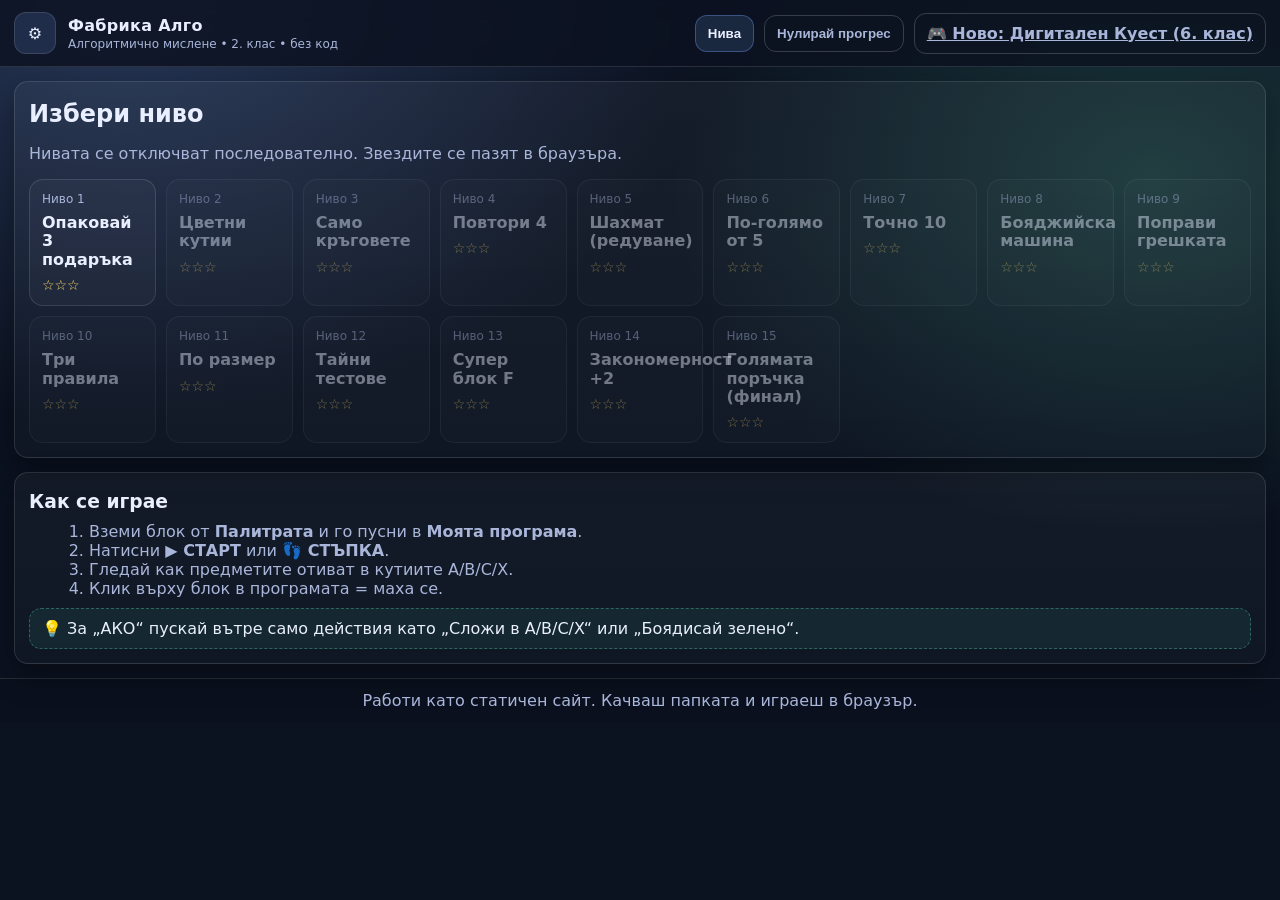
<file: index.html>
<!doctype html>
<html lang="bg">
<head>
  <meta charset="utf-8" />
  <meta name="viewport" content="width=device-width,initial-scale=1" />
  <title>Фабрика Алго</title>
  <link rel="stylesheet" href="styles.css" />
</head>
<body>
  <header class="topbar">
    <div class="brand">
      <div class="logo">⚙️</div>
      <div>
        <div class="title">Фабрика Алго</div>
        <div class="subtitle">Алгоритмично мислене • 2. клас • без код</div>
      </div>
    </div>

    <div class="top-actions">
      <button id="btnLevels" class="btn secondary">Нива</button>
      <button id="btnResetProgress" class="btn ghost" title="Изтрий прогреса">Нулирай прогрес</button>
      <a href="binary-os-quest/index.html" class="btn ghost">🎮 Ново: Дигитален Куест (6. клас)</a>
    </div>
  </header>

  <main class="app">
    <!-- Levels screen -->
    <section id="screenLevels" class="screen">
      <div class="card">
        <h2>Избери ниво</h2>
        <p class="muted">Нивата се отключват последователно. Звездите се пазят в браузъра.</p>
        <div id="levelsGrid" class="levels-grid"></div>
      </div>

      <div class="card">
        <h3>Как се играе</h3>
        <ol class="howto">
          <li>Вземи блок от <b>Палитрата</b> и го пусни в <b>Моята програма</b>.</li>
          <li>Натисни <b>▶ СТАРТ</b> или <b>👣 СТЪПКА</b>.</li>
          <li>Гледай как предметите отиват в кутиите A/B/C/X.</li>
          <li>Клик върху блок в програмата = маха се.</li>
        </ol>
        <div class="tip">💡 За „АКО“ пускай вътре само действия като „Сложи в A/B/C/X“ или „Боядисай зелено“.</div>
      </div>
    </section>

    <!-- Game screen -->
    <section id="screenGame" class="screen hidden">
      <div class="hud card">
        <div class="hud-left">
          <div class="lvl-title" id="lvlTitle">Ниво</div>
          <div class="lvl-goal" id="lvlGoal">Цел</div>
        </div>
        <div class="hud-right">
          <button id="btnBack" class="btn secondary">← Назад</button>
          <button id="btnRestart" class="btn secondary">↻ Рестарт</button>
          <button id="btnHint" class="btn ghost">💡 Подсказка</button>
          <button id="btnStep" class="btn">👣 Стъпка</button>
          <button id="btnRun" class="btn primary">▶ Старт</button>
        </div>
      </div>

      <div class="layout">
        <div class="panel card">
          <h3>Вход</h3>
          <div id="inputRow" class="row"></div>
          <div class="small muted">👉 Маркираният е „следващият“ предмет.</div>

          <div class="status">
            <div><b>Държа:</b> <span id="heldText">—</span></div>
            <div><b>Сума:</b> <span id="sumText">0</span></div>
            <div><b>Превключвател:</b> <span id="toggleText">0</span></div>
          </div>

          <h3>Кутии</h3>
          <div class="boxes">
            <div class="box"><div class="box-head">A</div><div class="box-body" id="boxA"></div></div>
            <div class="box"><div class="box-head">B</div><div class="box-body" id="boxB"></div></div>
            <div class="box"><div class="box-head">C</div><div class="box-body" id="boxC"></div></div>
            <div class="box"><div class="box-head">X</div><div class="box-body" id="boxX"></div></div>
          </div>
        </div>

        <div class="panel card">
          <h3>Палитра</h3>
          <div id="palette" class="palette"></div>
          <div class="small muted">Drag&drop работи и с докосване на повечето устройства. (Има и клик-алтернатива.)</div>

          <div id="funcFWrap" class="func-wrap hidden">
            <h3>Супер блок F</h3>
            <div class="small muted">Пусни тук малка подпрограма (само за ниво 13).</div>
            <div id="funcFZone" class="dropzone"></div>
          </div>
        </div>

        <div class="panel card">
          <h3>Моята програма</h3>
          <div id="programZone" class="dropzone"></div>
          <div id="result" class="result muted">Подреди блокове и натисни ▶ СТАРТ.</div>
        </div>
      </div>
    </section>
  </main>

  <footer class="footer muted">
    Работи като статичен сайт. Качваш папката и играеш в браузър.
  </footer>

  <script src="levels.js"></script>
  <script src="app.js"></script>
</body>
</html>
</file>
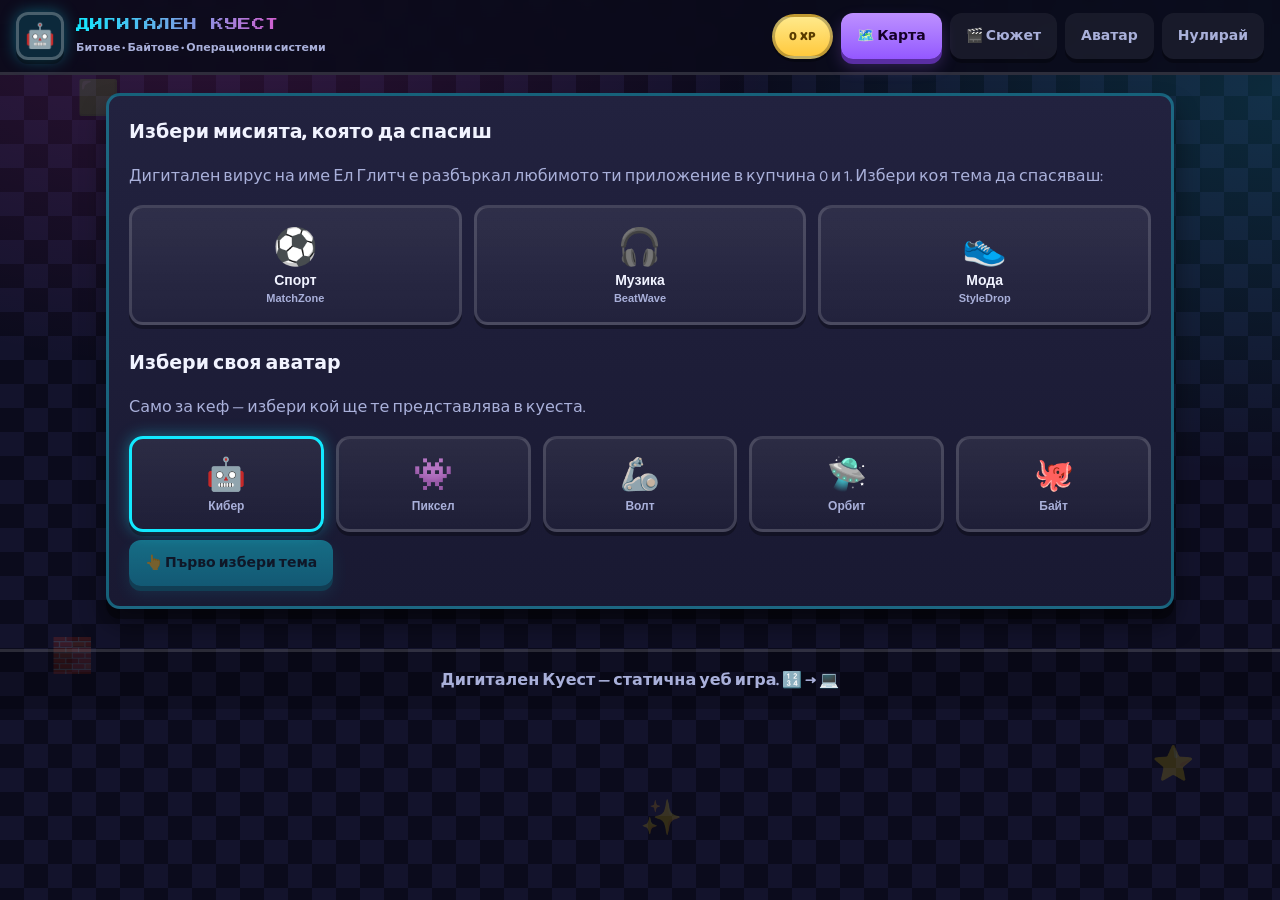
<file: binary-os-quest/index.html>
<!doctype html>
<html lang="bg">
<head>
  <meta charset="utf-8" />
  <meta name="viewport" content="width=device-width,initial-scale=1" />
  <title>Дигитален Куест: Битове, Байтове и ОС</title>
  <link rel="preconnect" href="https://fonts.googleapis.com">
  <link rel="preconnect" href="https://fonts.gstatic.com" crossorigin>
  <link href="https://fonts.googleapis.com/css2?family=Press+Start+2P&family=Baloo+2:wght@500;700;800&display=swap" rel="stylesheet">
  <link rel="stylesheet" href="styles.css" />
</head>
<body>
  <div class="bg-blocks" aria-hidden="true">
    <span>🟩</span><span>🧱</span><span>🟦</span><span>⭐</span><span>🟪</span><span>🍄</span><span>🟨</span><span>💎</span>
  </div>

  <header class="topbar">
    <div class="brand">
      <button id="topAvatar" class="top-avatar cyan">🤖</button>
      <div>
        <div class="title">ДИГИТАЛЕН КУЕСТ</div>
        <div class="subtitle">Битове • Байтове • Операционни системи</div>
      </div>
    </div>
    <div class="top-actions">
      <div id="topXp" class="xp-pill">0 XP</div>
      <button id="btnMap" class="btn secondary">🗺️ Карта</button>
      <button id="btnChangeTheme" class="btn ghost">🎬 Сюжет</button>
      <button id="btnChangeAvatar" class="btn ghost">Аватар</button>
      <button id="btnResetProgress" class="btn ghost" title="Изтрий прогреса">Нулирай</button>
    </div>
  </header>

  <main class="app">
    <!-- Intro / theme + avatar picker -->
    <section id="screenIntro" class="screen hidden">
      <div class="card glow">
        <h2>Избери мисията, която да спасиш</h2>
        <p class="muted">Дигитален вирус на име Ел Глитч е разбъркал любимото ти приложение в купчина 0 и 1. Избери коя тема да спасяваш:</p>
        <div id="themePicker" class="theme-grid"></div>

        <h2 class="section-gap">Избери своя аватар</h2>
        <p class="muted">Само за кеф — избери кой ще те представлява в куеста.</p>
        <div id="avatarPicker" class="avatar-grid"></div>

        <div class="action-row">
          <button id="btnStartGame" class="btn primary">🚀 Старт на мисията</button>
        </div>
      </div>
    </section>

    <!-- Story cutscene -->
    <section id="screenStory" class="screen hidden">
      <div class="card glow story-card" id="storyCard">
        <div id="storyText" class="story-text"></div>
        <div class="action-row">
          <button id="btnStoryContinue" class="btn primary">Продължи ▶</button>
        </div>
      </div>
    </section>

    <!-- Map / levels -->
    <section id="screenMap" class="screen">
      <div id="themeBanner" class="theme-banner"></div>
      <div class="card glow intro-card">
        <h2 id="mapHeading">Добре дошъл/дошла в Дигиталния Куест</h2>
        <p class="muted" id="mapSubtext">Компютрите не разбират български или английски — те "говорят" само с 0 и 1. Мини през два свята, събирай XP и значки, и стани DIGITAL HERO.</p>
        <div id="mapGuide" class="map-guide"></div>
      </div>
      <div id="worldsRoot"></div>
    </section>

    <!-- Level / game screen -->
    <section id="screenLevel" class="screen hidden">
      <div class="card glow">
        <div class="lvl-head">
          <div>
            <div class="lvl-world" id="lvlWorld"></div>
            <div class="lvl-title-big" id="lvlTitle"></div>
          </div>
          <button id="btnBackMap" class="btn secondary" onclick="showMap()">← Карта</button>
        </div>
        <div id="lvlMission" class="mission-bubble"></div>
        <p class="lvl-intro" id="lvlIntro"></p>
        <div id="lvlBody" class="lvl-body"></div>
        <div id="lvlFeedback" class="feedback hidden"></div>
      </div>
    </section>
  </main>

  <footer class="footer muted">
    Дигитален Куест — статична уеб игра. 🔢 → 💻
  </footer>

  <script src="content.js"></script>
  <script src="app.js"></script>
</body>
</html>
</file>
<file: styles.css>
:root{
  --bg:#0b1220; --card:#101a33; --text:#e9efff; --muted:#a9b6da;
  --accent:#5be3b5; --accent2:#7aa7ff; --danger:#ff6b6b;
  --stroke:rgba(255,255,255,.12); --shadow:0 12px 30px rgba(0,0,0,.35);
  --radius:14px;
}
*{ box-sizing:border-box; }
html,body{ height:100%; }
body{
  margin:0;
  font-family: system-ui, -apple-system, Segoe UI, Roboto, Arial, sans-serif;
  background:
    radial-gradient(1000px 700px at 10% 0%, rgba(122,167,255,.25), transparent 60%),
    radial-gradient(900px 650px at 90% 20%, rgba(91,227,181,.18), transparent 55%),
    var(--bg);
  color:var(--text);
}
.topbar{
  position:sticky; top:0; z-index:10;
  display:flex; align-items:center; justify-content:space-between;
  padding:12px 14px;
  background: rgba(11,18,32,.82);
  backdrop-filter: blur(10px);
  border-bottom: 1px solid var(--stroke);
}
.brand{ display:flex; gap:12px; align-items:center; }
.logo{
  width:42px; height:42px; border-radius:12px;
  display:grid; place-items:center;
  background: rgba(122,167,255,.16);
  border:1px solid var(--stroke);
}
.title{ font-weight:800; letter-spacing:.3px; }
.subtitle{ font-size:12px; color:var(--muted); margin-top:2px; }
.top-actions{ display:flex; gap:10px; align-items:center; }

.app{ padding:14px; max-width:1280px; margin:0 auto; }
.screen{ display:grid; gap:14px; }
.card{
  background: linear-gradient(180deg, rgba(255,255,255,.04), rgba(255,255,255,.02));
  border:1px solid var(--stroke);
  border-radius: var(--radius);
  box-shadow: var(--shadow);
  padding:14px;
}
h2,h3{ margin:4px 0 10px; }
.muted{ color: var(--muted); }
.small{ font-size:12px; }
.hidden{ display:none !important; }

.btn{
  border:1px solid var(--stroke);
  background: rgba(255,255,255,.05);
  color: var(--text);
  padding:10px 12px;
  border-radius: 12px;
  cursor:pointer;
  font-weight:700;
}
.btn:hover{ background: rgba(255,255,255,.08); }
.btn.primary{ background: rgba(91,227,181,.18); border-color: rgba(91,227,181,.35); }
.btn.secondary{ background: rgba(122,167,255,.14); border-color: rgba(122,167,255,.35); }
.btn.ghost{ background: transparent; border-color: rgba(255,255,255,.18); color: var(--muted); }

.levels-grid{
  display:grid;
  grid-template-columns: repeat(auto-fit, minmax(120px, 1fr));
  gap:10px;
  margin-top:10px;
}
.level-tile{
  border:1px solid var(--stroke);
  border-radius: 14px;
  padding:12px;
  background: rgba(255,255,255,.03);
  cursor:pointer;
  display:flex; flex-direction:column; gap:8px;
}
.level-tile:hover{ background: rgba(255,255,255,.06); }
.level-tile.locked{ opacity:.45; cursor:not-allowed; }
.level-num{ font-size:12px; color: var(--muted); }
.level-name{ font-weight:800; line-height:1.15; }
.level-stars{ font-size:14px; color:#ffd86a; }

.howto{ margin: 8px 0 0 20px; color: var(--muted); }
.tip{
  margin-top:10px;
  padding:10px 12px;
  border-radius:12px;
  border:1px dashed rgba(91,227,181,.35);
  background: rgba(91,227,181,.08);
}

.hud{ display:flex; justify-content:space-between; gap:14px; align-items:center; }
.hud-left{ min-width:200px; }
.lvl-title{ font-weight:900; font-size:18px; }
.lvl-goal{ color: var(--muted); margin-top:2px; }
.hud-right{ display:flex; flex-wrap:wrap; gap:8px; justify-content:flex-end; }

.layout{
  display:grid;
  grid-template-columns: 1.1fr .9fr 1fr;
  gap:14px;
  align-items:start;
}
@media (max-width: 980px){
  .layout{ grid-template-columns: 1fr; }
  .hud{ flex-direction:column; align-items:flex-start; }
  .hud-right{ justify-content:flex-start; }
}

.row{ display:flex; gap:8px; flex-wrap:wrap; align-items:center; margin-bottom:6px; }

.item{
  width:62px; min-height:54px;
  border-radius:14px;
  border:1px solid var(--stroke);
  background: rgba(255,255,255,.04);
  display:flex; flex-direction:column;
  align-items:center; justify-content:center;
  padding:6px; gap:2px;
}
.item.next{
  outline: 3px solid rgba(122,167,255,.55);
  background: rgba(122,167,255,.10);
}
.item .shape{ font-size:22px; line-height:1; }
.item .num{ font-weight:900; font-size:14px; }
.item .meta{ font-size:11px; color: var(--muted); line-height:1; }

.status{
  display:flex; gap:14px; flex-wrap:wrap;
  margin:10px 0 6px;
  padding:10px;
  border-radius:12px;
  border:1px solid var(--stroke);
  background: rgba(255,255,255,.03);
}

.boxes{
  display:grid;
  grid-template-columns: repeat(2, minmax(0,1fr));
  gap:10px;
}
@media (min-width: 981px){
  .boxes{ grid-template-columns: repeat(4, minmax(0,1fr)); }
}
.box{
  border:1px solid var(--stroke);
  border-radius:14px;
  overflow:hidden;
  background: rgba(255,255,255,.03);
}
.box-head{
  padding:8px 10px;
  font-weight:900;
  border-bottom:1px solid var(--stroke);
  background: rgba(255,255,255,.03);
}
.box-body{
  min-height:90px;
  padding:8px;
  display:flex; flex-wrap:wrap; gap:6px;
}
.pip{
  width:34px; height:32px;
  border-radius:10px;
  border:1px solid var(--stroke);
  display:grid; place-items:center;
  font-size:16px;
  background: rgba(255,255,255,.03);
}
.pip.red{ background: rgba(255,90,90,.18); }
.pip.blue{ background: rgba(122,167,255,.18); }
.pip.green{ background: rgba(91,227,181,.16); }

.palette{
  display:grid;
  grid-template-columns: repeat(auto-fit, minmax(160px, 1fr));
  gap:10px;
}
.block{
  user-select:none;
  border-radius:14px;
  border:1px solid var(--stroke);
  background: rgba(255,255,255,.03);
  padding:10px;
  display:flex;
  gap:10px;
  align-items:center;
}
.block[draggable="true"]{ cursor:grab; }
.block:active{ cursor:grabbing; }
.block .icon{ font-size:18px; }
.block .label{ font-weight:900; line-height:1.1; }
.block .hint{ font-size:11px; color: var(--muted); margin-top:2px; }

.dropzone{
  min-height: 140px;
  border-radius:14px;
  border:2px dashed rgba(255,255,255,.18);
  padding:10px;
  display:flex;
  flex-direction:column;
  gap:8px;
  background: rgba(255,255,255,.02);
}
.dropzone.over{
  border-color: rgba(91,227,181,.55);
  background: rgba(91,227,181,.06);
}

.prog-block{
  border-radius:14px;
  border:1px solid var(--stroke);
  background: rgba(255,255,255,.04);
  padding:10px;
  display:flex;
  align-items:flex-start;
  gap:10px;
}
.prog-block .left{
  width:32px; height:32px;
  border-radius:10px;
  border:1px solid var(--stroke);
  display:grid; place-items:center;
  background: rgba(255,255,255,.03);
}
.prog-block .main{ flex:1; }
.prog-block .name{ font-weight:900; }
.prog-block .sub{ font-size:11px; color: var(--muted); margin-top:2px; }
.prog-block .del{
  border:none; background: transparent; color: var(--muted);
  cursor:pointer; font-size:18px; line-height:1;
}
.prog-block .del:hover{ color: var(--danger); }

.nest{ margin-top:8px; display:grid; grid-template-columns: 1fr; gap:8px; }
.nest.two{ grid-template-columns: 1fr 1fr; }
.nest .slot{
  border-radius:14px;
  border:2px dashed rgba(255,255,255,.18);
  min-height:64px;
  padding:8px;
  display:flex;
  flex-direction:column;
  gap:6px;
  background: rgba(255,255,255,.02);
}
.slot.over{ border-color: rgba(122,167,255,.55); background: rgba(122,167,255,.06); }
.slot .slot-title{ font-size:11px; color: var(--muted); font-weight:800; }

.result{
  margin-top:10px;
  padding:10px 12px;
  border-radius:14px;
  border:1px solid var(--stroke);
  background: rgba(255,255,255,.03);
}
.result.ok{ border-color: rgba(91,227,181,.45); background: rgba(91,227,181,.08); }
.result.bad{ border-color: rgba(255,107,107,.5); background: rgba(255,107,107,.10); }

.func-wrap{ margin-top:14px; }
.footer{
  padding: 12px 14px;
  text-align:center;
  border-top: 1px solid var(--stroke);
  background: rgba(0,0,0,.10);
}
</file>
<file: binary-os-quest/styles.css>
:root{
  --bg:#0a0a1a; --panel:#1b1b34; --text:#f1f3ff; --muted:#a9b0da;
  /* Theme-role accents — redefined per data-theme below. Defaults = neutral "digital hub" look. */
  --cyan:#12e9ff; --cyan-dk:#0ab8d6; --cyan-shadow:#067486;
  --pink:#ff3ec4; --pink-dk:#d81fa0;
  --purple:#a86bff; --purple-dk:#9457ff; --purple-shadow:#5a2ea3;
  /* Fixed semantic colors — always the same, regardless of theme */
  --yellow:#ffd93d; --green:#3dffa2; --danger:#ff3b5c;
  --stroke:rgba(255,255,255,.14); --shadow:0 10px 0 rgba(0,0,0,.35), 0 16px 26px rgba(0,0,0,.45);
  --radius:14px;
  --font-display: 'Press Start 2P', 'Baloo 2', system-ui, sans-serif;
  --font-body: 'Baloo 2', 'Segoe UI', system-ui, -apple-system, Roboto, Arial, sans-serif;
}

/* ---- Theme skins: Спорт / Музика / Мода ---- */
:root[data-theme="sport"]{
  --cyan:#ff8a3d; --cyan-dk:#c85a10; --cyan-shadow:#8a3c05;
  --pink:#ff3b5c; --pink-dk:#c2183a;
  --purple:#2e8bff; --purple-dk:#1457a8; --purple-shadow:#0c3868;
}
:root[data-theme="music"]{
  --cyan:#c724ff; --cyan-dk:#7c0fb0; --cyan-shadow:#4c0870;
  --pink:#ff2bd6; --pink-dk:#b0128f;
  --purple:#12e9ff; --purple-dk:#0b9db3; --purple-shadow:#066374;
}
:root[data-theme="fashion"]{
  --cyan:#ff6fb0; --cyan-dk:#c23575; --cyan-shadow:#821f4c;
  --pink:#ff2bd6; --pink-dk:#b0128f;
  --purple:#b56bff; --purple-dk:#7a3ad1; --purple-shadow:#4e1f8f;
}

*{ box-sizing:border-box; }
html,body{ height:100%; }
body{
  margin:0;
  font-family: var(--font-body);
  color:var(--text);
  background:
    radial-gradient(1100px 750px at 15% -5%, color-mix(in srgb, var(--pink) 16%, transparent), transparent 55%),
    radial-gradient(1000px 700px at 100% 10%, color-mix(in srgb, var(--cyan) 14%, transparent), transparent 55%),
    conic-gradient(from 90deg, #13132c 90deg, #0b0b1c 90deg 180deg, #13132c 180deg 270deg, #0b0b1c 270deg) 0 0/48px 48px,
    var(--bg);
  min-height:100%;
  position:relative;
  transition: background .4s ease;
}
.hidden{ display:none !important; }
.muted{ color:var(--muted); }
.small{ font-size:12px; }

/* Floating decorative theme icons (populated by JS per theme) */
.bg-blocks{
  position:fixed; inset:0; z-index:0; overflow:hidden; pointer-events:none;
}
.bg-blocks span{
  position:absolute; font-size:34px; opacity:.16; filter:saturate(1.3);
  animation: floatBlock 14s ease-in-out infinite;
}
.bg-blocks span:nth-child(1){ top:8%; left:6%; animation-duration:16s; }
.bg-blocks span:nth-child(2){ top:70%; left:4%; animation-duration:12s; animation-delay:-2s; }
.bg-blocks span:nth-child(3){ top:20%; left:88%; animation-duration:15s; animation-delay:-4s; }
.bg-blocks span:nth-child(4){ top:82%; left:90%; animation-duration:11s; animation-delay:-1s; }
.bg-blocks span:nth-child(5){ top:45%; left:12%; animation-duration:18s; animation-delay:-6s; }
.bg-blocks span:nth-child(6){ top:55%; left:80%; animation-duration:13s; animation-delay:-3s; }
.bg-blocks span:nth-child(7){ top:12%; left:45%; animation-duration:17s; animation-delay:-8s; }
.bg-blocks span:nth-child(8){ top:88%; left:50%; animation-duration:10s; animation-delay:-5s; }
@keyframes floatBlock{
  0%,100%{ transform: translateY(0) rotate(0deg); }
  50%{ transform: translateY(-26px) rotate(8deg); }
}
@media (max-width:720px){ .bg-blocks span{ font-size:24px; } }

.topbar, .app, .footer{ position:relative; z-index:1; }

.topbar{
  position:sticky; top:0; z-index:10;
  display:flex; align-items:center; justify-content:space-between;
  gap:10px; flex-wrap:wrap;
  padding:12px 16px;
  background: rgba(10,10,26,.9);
  backdrop-filter: blur(10px);
  border-bottom: 3px solid var(--stroke);
}
.brand{ display:flex; gap:12px; align-items:center; }
.top-avatar{
  width:48px; height:48px; border-radius:12px;
  display:grid; place-items:center; font-size:24px;
  border:3px solid rgba(255,255,255,.25); cursor:pointer;
  background: rgba(18,233,255,.14);
  box-shadow: 0 4px 0 rgba(0,0,0,.35), 0 0 16px rgba(18,233,255,.35);
}
.top-avatar.pink{ background: rgba(255,62,196,.16); box-shadow:0 4px 0 rgba(0,0,0,.35), 0 0 16px rgba(255,62,196,.4); }
.top-avatar.yellow{ background: rgba(255,217,61,.18); box-shadow:0 4px 0 rgba(0,0,0,.35), 0 0 16px rgba(255,217,61,.4); }
.top-avatar.green{ background: rgba(61,255,162,.16); box-shadow:0 4px 0 rgba(0,0,0,.35), 0 0 16px rgba(61,255,162,.4); }
.top-avatar.purple{ background: rgba(168,107,255,.18); box-shadow:0 4px 0 rgba(0,0,0,.35), 0 0 16px rgba(168,107,255,.4); }
.title{
  font-family: var(--font-display);
  font-weight:400; letter-spacing:.5px; font-size:13px; line-height:1.6;
  background: linear-gradient(90deg, var(--cyan), var(--pink));
  -webkit-background-clip:text; background-clip:text; color:transparent;
}
.subtitle{ font-size:11px; color:var(--muted); margin-top:4px; font-weight:700; }
.top-actions{ display:flex; gap:8px; align-items:center; flex-wrap:wrap; }
.xp-pill{
  padding:9px 14px; border-radius:999px; font-weight:800; font-size:13px;
  background: linear-gradient(180deg, #ffe98a, #ffc93d);
  border:3px solid rgba(0,0,0,.25); color:#5a3d00;
  box-shadow: 0 3px 0 rgba(0,0,0,.3);
}
.xp-pill.bump{ animation: xpBump .4s ease; }
@keyframes xpBump{
  0%{ transform:scale(1); }
  40%{ transform:scale(1.25) rotate(-4deg); }
  100%{ transform:scale(1); }
}

/* ---- Chunky 3D buttons ---- */
.btn{
  border: none;
  background: #33334f;
  color: var(--text);
  padding:12px 16px;
  border-radius: 12px;
  cursor:pointer;
  font-weight:800;
  font-size:14px;
  font-family: var(--font-body);
  box-shadow: 0 5px 0 #17172a, 0 8px 16px rgba(0,0,0,.4);
  transform: translateY(0);
  transition: transform .08s ease, box-shadow .08s ease, filter .1s ease, background .3s ease;
}
.btn:hover{ filter:brightness(1.12); }
.btn:active{ transform: translateY(4px); box-shadow: 0 1px 0 #17172a, 0 2px 6px rgba(0,0,0,.4); }
.btn.primary{
  background: linear-gradient(180deg, var(--cyan), var(--cyan-dk));
  color:#00151a;
  box-shadow: 0 5px 0 var(--cyan-shadow), 0 8px 16px color-mix(in srgb, var(--cyan) 25%, transparent);
}
.btn.primary:active{ box-shadow: 0 1px 0 var(--cyan-shadow), 0 2px 6px color-mix(in srgb, var(--cyan) 25%, transparent); }
.btn.secondary{
  background: linear-gradient(180deg, color-mix(in srgb, var(--purple) 75%, white), var(--purple-dk));
  color:#160029;
  box-shadow: 0 5px 0 var(--purple-shadow), 0 8px 16px color-mix(in srgb, var(--purple) 25%, transparent);
}
.btn.secondary:active{ box-shadow: 0 1px 0 var(--purple-shadow), 0 8px 16px color-mix(in srgb, var(--purple) 15%, transparent); }
.btn.ghost{
  background: rgba(255,255,255,.06); color: var(--muted);
  box-shadow: 0 4px 0 rgba(0,0,0,.3);
}
.btn:disabled{ opacity:.4; cursor:not-allowed; filter:none; transform:none !important; }
.btn:disabled:hover{ filter:none; }

.app{ padding:18px 16px 40px; max-width:1100px; margin:0 auto; }
.screen{ display:grid; gap:16px; }
.card{
  background: linear-gradient(180deg, #22223f, #191932);
  border:3px solid var(--stroke);
  border-radius: var(--radius);
  box-shadow: var(--shadow);
  padding:20px;
}
.card.glow{ border-color: color-mix(in srgb, var(--cyan) 35%, transparent); }
h2{ margin:2px 0 10px; font-size:19px; font-weight:800; }
h3{ margin:4px 0 10px; }

.intro-card p{ margin:0; }

.section-gap{ margin-top:24px; }

/* ---- Theme banner: illustrated "room" scene (reflects chosen world) ---- */
.theme-banner{
  position:relative; overflow:hidden;
  display:flex; align-items:flex-end; gap:14px; flex-wrap:wrap;
  min-height:150px; padding:14px 18px; border-radius:var(--radius);
  border:3px solid color-mix(in srgb, var(--cyan) 40%, transparent);
  background: linear-gradient(180deg, color-mix(in srgb, var(--cyan) 14%, #14142a) 0%, #14142a 70%);
  box-shadow: var(--shadow);
}
.theme-banner:empty{ display:none; }
.theme-banner::before{ /* room props layer, themed below */
  content:""; position:absolute; inset:0; z-index:0; opacity:.9;
}
.theme-banner::after{ /* floor strip */
  content:""; position:absolute; left:0; right:0; bottom:0; height:22px; z-index:0;
}
:root[data-theme="sport"] .theme-banner::before{
  background:
    repeating-linear-gradient(90deg, rgba(0,0,0,.35) 0 6px, transparent 6px 54px),
    repeating-linear-gradient(90deg, color-mix(in srgb, var(--cyan) 55%, #7a3d10) 0 48px, color-mix(in srgb, var(--cyan) 40%, #5c2e0c) 48px 54px);
  background-position: 0 20px; background-size: 54px calc(100% - 20px); background-repeat: repeat-x;
}
:root[data-theme="sport"] .theme-banner::after{
  background: repeating-linear-gradient(90deg, #6b3d16 0 28px, #7a4a1e 28px 56px);
}
:root[data-theme="music"] .theme-banner::before{
  background-image:
    radial-gradient(circle at center, #0a0a18 0 26%, #f4f4fa 27% 30%, #0a0a18 31% 100%);
  background-size: 64px 64px;
  background-position: 20px 46px;
  background-repeat: repeat-x;
  filter: drop-shadow(0 3px 2px rgba(0,0,0,.4));
}
:root[data-theme="music"] .theme-banner::after{ background: linear-gradient(90deg, #2a0a3d, #1a0626); }
:root[data-theme="fashion"] .theme-banner::before{
  background:
    linear-gradient(90deg, transparent 0 18px, color-mix(in srgb, var(--cyan) 60%, #8a2f5c) 18px 22px, transparent 22px 64px) repeat-x,
    radial-gradient(ellipse 16px 22px at 30px 54px, color-mix(in srgb, var(--pink) 70%, #fff) 0 60%, transparent 62%) repeat-x,
    radial-gradient(ellipse 16px 26px at 62px 58px, color-mix(in srgb, var(--cyan) 70%, #fff) 0 60%, transparent 62%) repeat-x;
  background-size: 64px 100%, 64px 100%, 64px 100%;
}
:root[data-theme="fashion"] .theme-banner::after{ background: linear-gradient(90deg, #4a1a35, #6b2248); }
.banner-icons{ position:relative; z-index:1; display:flex; gap:6px; font-size:26px; }
.banner-icons span{ animation: bannerPulse 2.4s ease-in-out infinite; filter: drop-shadow(0 3px 3px rgba(0,0,0,.5)); }
.banner-icons span:nth-child(2){ animation-delay:.15s; }
.banner-icons span:nth-child(3){ animation-delay:.3s; }
.banner-icons span:nth-child(4){ animation-delay:.45s; }
.banner-icons span:nth-child(5){ animation-delay:.6s; }
@keyframes bannerPulse{ 0%,100%{ transform: translateY(0) scale(1); } 50%{ transform: translateY(-4px) scale(1.08); } }
.banner-label{
  position:relative; z-index:1; font-weight:800; font-size:13px; color:#fff;
  background: rgba(10,10,20,.55); padding:6px 12px; border-radius:999px; backdrop-filter: blur(2px);
}

.theme-grid{
  display:grid; grid-template-columns: repeat(auto-fit, minmax(150px,1fr));
  gap:12px; margin-top:12px;
}
.theme-btn{
  display:flex; flex-direction:column; align-items:center; gap:4px;
  padding:18px 10px; border-radius:14px; cursor:pointer;
  background: linear-gradient(180deg, rgba(255,255,255,.07), rgba(255,255,255,.02));
  border:3px solid var(--stroke); color:var(--text);
  box-shadow: 0 4px 0 rgba(0,0,0,.3);
  transition: transform .1s ease;
}
.theme-btn:hover{ transform: translateY(-3px); }
.theme-btn .th-emoji{ font-size:36px; }
.theme-btn .th-name{ font-weight:800; font-size:14px; }
.theme-btn .th-app{ font-size:11px; color:var(--muted); font-weight:700; }
.theme-btn.sport.selected{ border-color:#ff8a3d; box-shadow: 0 4px 0 rgba(0,0,0,.3), 0 0 18px rgba(255,138,61,.5); background: linear-gradient(180deg, rgba(255,138,61,.2), rgba(255,138,61,.04)); }
.theme-btn.music.selected{ border-color:#c724ff; box-shadow: 0 4px 0 rgba(0,0,0,.3), 0 0 18px rgba(199,36,255,.5); background: linear-gradient(180deg, rgba(199,36,255,.2), rgba(199,36,255,.04)); }
.theme-btn.fashion.selected{ border-color:#ff6fb0; box-shadow: 0 4px 0 rgba(0,0,0,.3), 0 0 18px rgba(255,111,176,.5); background: linear-gradient(180deg, rgba(255,111,176,.2), rgba(255,111,176,.04)); }

/* ---- Characters: pure-CSS pixel-art sprites (Байта / Ел Глитч) ---- */
.pixel-art{ display:block; image-rendering:pixelated; position:relative; }
.mascot-wrap{
  display:inline-block; flex:none;
  filter: drop-shadow(0 4px 0 rgba(0,0,0,.35));
  animation: spriteBob 2.6s ease-in-out infinite;
}
@keyframes spriteBob{ 0%,100%{ transform:translateY(0); } 50%{ transform:translateY(-4px); } }

/* ---- Map guide: mentor character welcoming the player ---- */
.map-guide{
  margin-top:14px; display:flex; align-items:center; gap:12px;
  padding:10px 14px; border-radius:14px;
  border:3px solid color-mix(in srgb, var(--cyan) 35%, transparent);
  background: color-mix(in srgb, var(--cyan) 7%, transparent);
}
.map-guide:empty{ display:none; }
.guide-bubble{ font-size:13px; font-weight:700; line-height:1.5; }

.mission-bubble{
  margin-top:12px; padding:12px 16px; border-radius:14px;
  border:3px solid color-mix(in srgb, var(--cyan) 35%, transparent);
  background: color-mix(in srgb, var(--cyan) 8%, transparent);
  font-size:13px; line-height:1.6; font-weight:600;
  position:relative;
}

.story-card{ max-width:640px; margin:0 auto; }
.story-alert{
  padding:14px 16px; margin-bottom:14px; border-radius:14px;
  border:3px solid var(--danger); background: color-mix(in srgb, var(--danger) 14%, transparent);
  font-weight:700; font-size:14px; line-height:1.6; text-align:center;
}
.story-text{ display:grid; gap:12px; }
.story-bubble{ display:flex; gap:10px; align-items:center; animation: bubbleIn .3s ease; }
.story-bubble.villain{ flex-direction:row-reverse; text-align:right; }
@keyframes bubbleIn{ from{ opacity:0; transform: translateY(8px); } to{ opacity:1; transform:none; } }
.bubble-avatar{ flex:none; }
.bubble-content{ flex:1; }
.bubble-name{ font-size:11px; font-weight:800; color: var(--muted); margin-bottom:3px; text-transform:uppercase; letter-spacing:.5px; }
.story-bubble.villain .bubble-name{ text-align:right; }
.bubble-text{
  display:inline-block; padding:12px 16px; border-radius:14px;
  font-size:14px; line-height:1.6; font-weight:600; text-align:left;
  border:3px solid var(--stroke); background: rgba(255,255,255,.04);
}
.story-bubble.mentor .bubble-text{ border-color: color-mix(in srgb, var(--cyan) 40%, transparent); background: color-mix(in srgb, var(--cyan) 8%, transparent); border-bottom-left-radius:2px; }
.story-bubble.villain .bubble-text{ border-color: color-mix(in srgb, var(--danger) 40%, transparent); background: color-mix(in srgb, var(--danger) 8%, transparent); border-bottom-right-radius:2px; }

.avatar-grid{
  display:grid; grid-template-columns: repeat(auto-fit, minmax(110px,1fr));
  gap:12px; margin-top:12px;
}
.avatar-btn{
  display:flex; flex-direction:column; align-items:center; gap:6px;
  padding:16px 8px; border-radius:14px; cursor:pointer;
  background: linear-gradient(180deg, rgba(255,255,255,.07), rgba(255,255,255,.02));
  border:3px solid var(--stroke); color:var(--text);
  box-shadow: 0 4px 0 rgba(0,0,0,.3);
  transition: transform .1s ease;
}
.avatar-btn:hover{ transform: translateY(-3px); }
.avatar-btn .av-emoji{ font-size:32px; }
.avatar-btn .av-name{ font-size:12px; font-weight:800; color:var(--muted); }
.avatar-btn.cyan.selected{ border-color: #12e9ff; box-shadow: 0 4px 0 rgba(0,0,0,.3), 0 0 16px rgba(18,233,255,.4); }
.avatar-btn.pink.selected{ border-color: #ff3ec4; box-shadow: 0 4px 0 rgba(0,0,0,.3), 0 0 16px rgba(255,62,196,.4); }
.avatar-btn.yellow.selected{ border-color: #ffd93d; box-shadow: 0 4px 0 rgba(0,0,0,.3), 0 0 16px rgba(255,217,61,.4); }
.avatar-btn.green.selected{ border-color: #3dffa2; box-shadow: 0 4px 0 rgba(0,0,0,.3), 0 0 16px rgba(61,255,162,.4); }
.avatar-btn.purple.selected{ border-color: #a86bff; box-shadow: 0 4px 0 rgba(0,0,0,.3), 0 0 16px rgba(168,107,255,.4); }

.world-card{
  border:3px solid var(--stroke); border-radius: var(--radius);
  padding:18px; background: linear-gradient(180deg, #22223f, #191932); box-shadow: var(--shadow);
}
.world-card.world-done{ border-color: rgba(61,255,162,.5); }
.world-head{ display:flex; justify-content:space-between; align-items:center; flex-wrap:wrap; gap:8px; margin-bottom:14px; }
.world-name{ font-weight:800; font-size:16px; }
.world-badge{
  font-size:12px; font-weight:800; padding:7px 12px; border-radius:999px;
  background: rgba(255,255,255,.06); border:2px solid var(--stroke); color:var(--muted);
}
.world-badge.earned{
  background: linear-gradient(90deg, #ffe98a, #ffb93d, #ffe98a);
  background-size:200% 100%;
  border-color: rgba(0,0,0,.25); color:#5a3d00;
  animation: shine 2.5s linear infinite;
  box-shadow: 0 3px 0 rgba(0,0,0,.25);
}
@keyframes shine{ 0%{ background-position:0% 0; } 100%{ background-position:200% 0; } }

/* ---- Level path: winding adventure-map style level select ---- */
.level-path{ position:relative; display:flex; flex-direction:column; align-items:stretch; gap:20px; padding:10px 4px 4px; }
.level-path::before{
  content:""; position:absolute; top:6px; bottom:6px; left:50%; width:6px; margin-left:-3px; z-index:0;
  background: repeating-linear-gradient(180deg, color-mix(in srgb, var(--cyan) 70%, white) 0 10px, transparent 10px 20px);
  border-radius:4px; opacity:.55;
}
.level-node{
  position:relative; z-index:1; display:flex; align-items:center; gap:12px;
  width:58%; cursor:pointer;
}
.level-node.side-left{ align-self:flex-start; flex-direction:row; }
.level-node.side-right{ align-self:flex-end; flex-direction:row-reverse; text-align:right; }
.level-node.side-right .node-card{ align-items:flex-end; }
@media (max-width:640px){ .level-node{ width:100%; } .level-node.side-right{ text-align:left; } .level-node.side-right .node-card{ align-items:flex-start; } }
.node-circle{
  flex:none; width:60px; height:60px; border-radius:50%;
  display:grid; place-items:center; font-size:24px;
  border:3px solid var(--stroke); background: linear-gradient(180deg, rgba(255,255,255,.1), rgba(255,255,255,.02));
  box-shadow: 0 4px 0 rgba(0,0,0,.35);
  transition: transform .12s ease, border-color .12s ease;
}
.level-node:not(.locked):hover .node-circle{ transform: scale(1.08) translateY(-2px); border-color: color-mix(in srgb, var(--cyan) 55%, transparent); }
.level-node:not(.locked):active .node-circle{ transform: scale(1); }
.level-node.done .node-circle{ border-color: var(--green); background: linear-gradient(180deg, rgba(61,255,162,.25), rgba(61,255,162,.05)); box-shadow: 0 4px 0 rgba(0,0,0,.35), 0 0 14px rgba(61,255,162,.35); }
.level-node.locked{ cursor:not-allowed; }
.level-node.locked .node-circle{ opacity:.5; }
.node-card{
  display:flex; flex-direction:column; gap:2px; padding:8px 12px; border-radius:12px;
  border:3px solid var(--stroke); background: rgba(255,255,255,.03); box-shadow: 0 3px 0 rgba(0,0,0,.25);
}
.level-node.locked .node-card{ opacity:.45; }
.node-title{ font-weight:700; font-size:12px; line-height:1.3; }
.node-stars{ font-size:13px; color:var(--yellow); }

.lvl-head{ display:flex; justify-content:space-between; align-items:flex-start; gap:10px; flex-wrap:wrap; }
.lvl-world{ font-size:11px; color: var(--muted); text-transform:uppercase; letter-spacing:.5px; font-weight:800; }
.lvl-title-big{ font-family: var(--font-display); font-weight:400; font-size:14px; line-height:1.7; margin-top:6px; }
.lvl-intro{ color: var(--muted); line-height:1.6; margin: 14px 0; font-weight:600; }
.lvl-body{ display:grid; gap:12px; }

.action-row{ display:flex; gap:10px; flex-wrap:wrap; margin-top:8px; }

.feedback{
  margin-top:10px; padding:14px 16px; border-radius:14px; font-weight:700;
  border:3px solid var(--stroke); background: rgba(255,255,255,.03);
}
.feedback.ok{ border-color: rgba(61,255,162,.55); background: rgba(61,255,162,.10); color: var(--green); }
.feedback.bad{ border-color: var(--danger); background: color-mix(in srgb, var(--danger) 12%, transparent); color: #ffc2cf; }
.feedback.info{ border-color: color-mix(in srgb, var(--cyan) 45%, transparent); background: color-mix(in srgb, var(--cyan) 8%, transparent); }

/* Quiz */
.quiz-list{ display:grid; gap:14px; }
.quiz-q{
  border:3px solid var(--stroke); border-radius:14px; padding:14px;
  background:
    repeating-linear-gradient(0deg, rgba(255,255,255,.025) 0 24px, transparent 24px 48px),
    repeating-linear-gradient(90deg, rgba(255,255,255,.02) 0 48px, transparent 48px 96px),
    #15152c;
}
.q-text{ font-weight:800; margin-bottom:10px; }
.q-options{ display:grid; grid-template-columns: 1fr 1fr; gap:10px; }
@media (max-width:520px){ .q-options{ grid-template-columns: 1fr; } }
.opt-btn{
  display:flex; align-items:center; gap:10px;
  text-align:left; padding:10px 12px; border-radius:12px; cursor:pointer;
  border:3px solid var(--stroke); background: rgba(255,255,255,.03); color:var(--text); font-size:13px;
  font-family: var(--font-body); font-weight:600;
  box-shadow: 0 3px 0 rgba(0,0,0,.25);
  transition: transform .08s ease;
}
.opt-btn:hover:not(:disabled){ transform: translateY(-2px); background: rgba(255,255,255,.07); }
.opt-btn.picked{ border-color: var(--cyan); background: color-mix(in srgb, var(--cyan) 12%, transparent); }
.opt-btn.correct{ border-color: var(--green); background: rgba(61,255,162,.16); }
.opt-btn.wrong{ border-color: var(--danger); background: color-mix(in srgb, var(--danger) 16%, transparent); }
.opt-btn:disabled{ cursor:default; }
.opt-badge{
  flex:none; width:28px; height:28px; border-radius:50%;
  display:grid; place-items:center; font-weight:900; font-size:13px;
  background: color-mix(in srgb, var(--cyan) 30%, transparent);
  border:2px solid color-mix(in srgb, var(--cyan) 55%, transparent);
}
.opt-btn.correct .opt-badge{ background: rgba(61,255,162,.3); border-color: var(--green); }
.opt-btn.wrong .opt-badge{ background: color-mix(in srgb, var(--danger) 30%, transparent); border-color: var(--danger); }
.opt-text{ flex:1; line-height:1.3; }

/* ---- Graphical option shapes: computer box / t-shirt / sticker / price tag ---- */
.q-options-shaped{ padding-top:6px; }
.shape-grid-computer{ grid-template-columns: 1fr 1fr; gap:14px; }
@media (max-width:560px){ .shape-grid-computer{ grid-template-columns: 1fr; } }
.shape-grid-shirt, .shape-grid-sticker, .shape-grid-tag{ grid-template-columns: repeat(auto-fit, minmax(120px,1fr)); gap:16px; }
.opt-shape{
  border:none; cursor:pointer; background:none; padding:0;
  display:flex; flex-direction:column; align-items:center; gap:6px;
  transition: transform .12s ease;
}
.q-options-shaped .opt-shape:nth-child(4n+1){ transform: rotate(-3.2deg) translateY(2px); }
.q-options-shaped .opt-shape:nth-child(4n+2){ transform: rotate(2.6deg) translateY(-3px); }
.q-options-shaped .opt-shape:nth-child(4n+3){ transform: rotate(2.2deg) translateY(4px); }
.q-options-shaped .opt-shape:nth-child(4n+4){ transform: rotate(-3.6deg) translateY(-2px); }
.opt-shape:hover:not(:disabled){ transform: translateY(-6px) scale(1.06) rotate(0deg) !important; }
.opt-shape:disabled{ cursor:default; }
.shape-icon{ font-size:18px; position:relative; z-index:1; }
.shape-code{
  font-family:'Consolas',monospace; font-weight:900; font-size:13px; letter-spacing:.5px;
  color:#1a1a1a; position:relative; z-index:1;
}

/* Computer terminal window box */
.shape-computer{
  align-items:stretch; text-align:left; gap:0;
  border-radius:10px; overflow:hidden;
  background:#12121f; border:3px solid var(--stroke);
  box-shadow: 0 4px 0 rgba(0,0,0,.35);
  width:100%;
}
.shape-computer:hover:not(:disabled){ transform: translateY(-3px); }
.win-bar{ display:flex; align-items:center; gap:5px; padding:7px 10px; background:#23233a; border-bottom:2px solid rgba(255,255,255,.06); }
.win-dot{ width:8px; height:8px; border-radius:50%; flex:none; }
.win-dot:nth-child(1){ background:#ff5f56; }
.win-dot:nth-child(2){ background:#ffbd2e; }
.win-dot:nth-child(3){ background:#27c93f; }
.win-badge{
  margin-left:auto; font-size:10px; font-weight:900; color: var(--muted);
  border:1px solid var(--stroke); border-radius:4px; padding:1px 6px;
}
.shape-computer .shape-code{
  padding:12px 12px 14px; color:#3dff6a; font-family:'Consolas',monospace;
  font-weight:700; font-size:12.5px; line-height:1.5; letter-spacing:0;
  text-shadow: 0 0 6px rgba(61,255,106,.5);
}
.shape-computer.picked{ border-color: var(--cyan); box-shadow: 0 4px 0 rgba(0,0,0,.35), 0 0 12px color-mix(in srgb, var(--cyan) 45%, transparent); }
.shape-computer.correct{ border-color: var(--green); }
.shape-computer.correct .shape-code{ color:#baffd6; }
.shape-computer.wrong{ border-color: var(--danger); }
.shape-computer.wrong .shape-code{ color:#ffb8c6; text-shadow:none; }

.shape-shirt{ position:relative; }
.shape-shirt::before{
  content:""; position:absolute; inset:0;
  background: linear-gradient(160deg, color-mix(in srgb, var(--cyan) 85%, white), var(--cyan-dk));
  clip-path: polygon(22% 0%, 38% 0%, 50% 9%, 62% 0%, 78% 0%, 100% 22%, 84% 38%, 76% 30%, 76% 100%, 24% 100%, 24% 30%, 16% 38%, 0% 22%);
}
.shape-shirt{ min-height:110px; justify-content:center; padding:26px 10px 14px; border-radius:10px; box-shadow: 0 4px 0 rgba(0,0,0,.3); }
.shape-shirt.picked{ outline:3px solid var(--cyan); outline-offset:2px; border-radius:10px; }
.shape-shirt.correct{ outline:3px solid var(--green); outline-offset:2px; border-radius:10px; }
.shape-shirt.wrong{ outline:3px solid var(--danger); outline-offset:2px; border-radius:10px; }

.shape-sticker{ min-height:110px; justify-content:center; }
.shape-sticker::before{ content:none; }
.shape-sticker .shape-icon{ display:none; }
.shape-sticker{
  border-radius:50%; width:100px; height:100px; margin:0 auto; padding:0;
  background:
    radial-gradient(circle at 50% 50%, #191932 0 14%, transparent 15%),
    conic-gradient(from 0deg, color-mix(in srgb, var(--cyan) 80%, black) 0 8%, color-mix(in srgb, var(--cyan) 95%, white) 0 16%, color-mix(in srgb, var(--cyan) 80%, black) 0 24%, color-mix(in srgb, var(--cyan) 95%, white) 0 32%, color-mix(in srgb, var(--cyan) 80%, black) 0 40%, color-mix(in srgb, var(--cyan) 95%, white) 0 48%, color-mix(in srgb, var(--cyan) 80%, black) 0 56%, color-mix(in srgb, var(--cyan) 95%, white) 0 64%, color-mix(in srgb, var(--cyan) 80%, black) 0 72%, color-mix(in srgb, var(--cyan) 95%, white) 0 80%, color-mix(in srgb, var(--cyan) 80%, black) 0 88%, color-mix(in srgb, var(--cyan) 95%, white) 0 100%);
  box-shadow: 0 4px 0 rgba(0,0,0,.35), 0 0 0 4px #14142a;
}
.shape-sticker .shape-code{ background: rgba(10,10,20,.75); padding:3px 8px; border-radius:8px; color:#fff; }
.shape-sticker.picked{ box-shadow: 0 4px 0 rgba(0,0,0,.35), 0 0 0 4px var(--cyan); }
.shape-sticker.correct{ box-shadow: 0 4px 0 rgba(0,0,0,.35), 0 0 0 4px var(--green); }
.shape-sticker.wrong{ box-shadow: 0 4px 0 rgba(0,0,0,.35), 0 0 0 4px var(--danger); }

.shape-tag{ position:relative; min-height:90px; justify-content:center; padding:14px 10px 14px 20px; }
.shape-tag::before{
  content:""; position:absolute; inset:0;
  background: linear-gradient(160deg, color-mix(in srgb, var(--cyan) 85%, white), var(--cyan-dk));
  clip-path: polygon(14% 0%, 100% 0%, 100% 100%, 14% 100%, 0% 50%);
  border-radius:6px;
}
.shape-tag::after{
  content:""; position:absolute; left:16px; top:50%; transform:translateY(-50%); z-index:1;
  width:10px; height:10px; border-radius:50%; background:#191932;
  box-shadow: 0 0 0 2px rgba(255,255,255,.5);
}
.shape-tag .shape-code{ margin-left:8px; }
.shape-tag.picked{ outline:3px solid var(--cyan); outline-offset:2px; border-radius:6px; }
.shape-tag.correct{ outline:3px solid var(--green); outline-offset:2px; border-radius:6px; }
.shape-tag.wrong{ outline:3px solid var(--danger); outline-offset:2px; border-radius:6px; }
.q-explain{ margin-top:10px; font-size:12px; color: var(--muted); font-weight:600; }

/* ---- Safe / combination-lock frame (binary builder) ---- */
.safe-frame{
  border-radius:16px; padding:18px;
  background: linear-gradient(160deg, #3a3a48, #1c1c26 60%);
  border:3px solid #0c0c12;
  box-shadow: inset 0 0 0 3px rgba(255,255,255,.06), 0 6px 0 rgba(0,0,0,.4), 0 10px 20px rgba(0,0,0,.4);
  position:relative;
}
.safe-frame::before, .safe-frame::after{
  content:""; position:absolute; width:10px; height:10px; border-radius:50%;
  background: radial-gradient(circle at 35% 35%, #ddd, #777); top:10px; left:10px;
  box-shadow: 0 0 0 2px rgba(0,0,0,.4);
}
.safe-frame::after{ left:auto; right:10px; }
.safe-header{
  text-align:center; font-family: var(--font-display); font-size:11px; letter-spacing:2px;
  color: var(--yellow); margin-bottom:14px; display:flex; align-items:center; justify-content:center; gap:10px;
}
.led-display{
  margin-top:14px; text-align:center; padding:12px; border-radius:10px;
  background:#0a1a0e; border:2px solid #1d3a22;
  color:#3dff6a; font-family:'Consolas',monospace; font-weight:900; font-size:18px;
  letter-spacing:2px; text-shadow: 0 0 8px rgba(61,255,106,.6);
}

/* Binary builder */
.binary-info{ display:flex; justify-content:space-between; align-items:center; flex-wrap:wrap; gap:8px; }
.target-num{ font-size:16px; font-weight:700; color:#fff; }
.progress-dots{ display:flex; gap:6px; }
.dot{ width:12px; height:12px; border-radius:4px; background: rgba(255,255,255,.15); border:2px solid rgba(0,0,0,.2); }
.dot.active{ background: var(--cyan); box-shadow:0 0 8px var(--cyan); }
.dot.done{ background: var(--green); }
.switches{ display:flex; gap:8px; flex-wrap:wrap; justify-content:center; }
.switch-btn{
  width:58px; height:78px; border-radius:12px; cursor:pointer;
  border:3px solid rgba(255,255,255,.15); background: rgba(0,0,0,.25); color:var(--muted);
  display:flex; flex-direction:column; align-items:center; justify-content:center; gap:6px;
  font-family: 'Consolas', monospace; font-weight:900;
  box-shadow: 0 4px 0 rgba(0,0,0,.4);
  transition: transform .08s ease;
}
.switch-btn:hover{ transform: translateY(-2px); }
.switch-btn:active{ transform: translateY(2px); }
.switch-btn.on{ border-color: var(--cyan); background: color-mix(in srgb, var(--cyan) 22%, transparent); color: var(--cyan); box-shadow: 0 4px 0 rgba(0,0,0,.4), 0 0 14px color-mix(in srgb, var(--cyan) 45%, transparent); }
.sw-lock{ font-size:24px; line-height:1; }
.sw-val{ font-size:12px; }
.binary-sum{ text-align:center; font-size:17px; font-family:'Consolas',monospace; font-weight:900; }

/* ---- Drag & drop (used by order / match / sort2) ---- */
.draggable{ touch-action:none; cursor:grab; }
.draggable:active{ cursor:grabbing; }
.dragging{ opacity:.85; box-shadow: 0 14px 28px rgba(0,0,0,.5) !important; transform: scale(1.04) rotate(-2deg); }
.drop-zone{ transition: background .12s ease, border-color .12s ease, transform .12s ease; }
.drop-zone.drag-over{
  border-color: var(--cyan) !important;
  background: color-mix(in srgb, var(--cyan) 20%, transparent) !important;
  transform: scale(1.03);
}
.drag-handle{
  flex:none; width:26px; height:26px; border-radius:6px;
  display:grid; place-items:center; font-size:16px; color: var(--muted);
  background: rgba(255,255,255,.06); border:2px solid var(--stroke);
  cursor:grab;
}
.drag-handle:active{ cursor:grabbing; }

/* Order */
.order-list{ display:grid; gap:8px; }
.order-row{
  display:flex; align-items:center; gap:10px; padding:11px 14px;
  border:3px solid var(--stroke); border-radius:12px; background: rgba(255,255,255,.03);
}
.order-pos{ width:22px; text-align:center; font-weight:900; color: var(--cyan); }
.order-label{ flex:1; font-weight:700; font-size:13px; }
.order-arrows{ display:flex; gap:6px; }
.arrow-btn{
  width:32px; height:32px; border-radius:8px; cursor:pointer;
  border:2px solid var(--stroke); background: rgba(255,255,255,.05); color:var(--text); font-weight:900;
  box-shadow: 0 3px 0 rgba(0,0,0,.3);
}
.arrow-btn:disabled{ opacity:.3; cursor:not-allowed; box-shadow:none; }
.arrow-btn:hover:not(:disabled){ background: rgba(255,255,255,.12); }
.arrow-btn:active:not(:disabled){ transform: translateY(2px); box-shadow:none; }

/* Match */
.match-board{ display:grid; grid-template-columns: 1.4fr 1fr; gap:14px; }
@media (max-width:720px){ .match-board{ grid-template-columns: 1fr; } }
.match-col{ display:grid; gap:8px; align-content:start; }
.match-slot{
  border:3px dashed rgba(255,255,255,.22); border-radius:12px; padding:11px;
  background: rgba(255,255,255,.02); cursor:pointer;
}
.match-slot.filled{ border-style:solid; border-color: color-mix(in srgb, var(--cyan) 45%, transparent); background: color-mix(in srgb, var(--cyan) 8%, transparent); }
.slot-left{ font-size:13px; color: var(--muted); font-family:'Consolas',monospace; font-weight:700; }
.slot-right{ font-weight:800; margin-top:4px; }
.match-token{
  padding:11px 14px; border-radius:12px; cursor:grab; font-weight:800;
  border:3px solid var(--stroke); background: rgba(255,255,255,.04);
  box-shadow: 0 3px 0 rgba(0,0,0,.25);
}
.match-token:hover{ background: rgba(255,255,255,.09); }
.match-token.selected{ border-color: var(--pink); background: color-mix(in srgb, var(--pink) 16%, transparent); box-shadow: 0 3px 0 rgba(0,0,0,.25), 0 0 12px color-mix(in srgb, var(--pink) 35%, transparent); }
.match-token.used{ opacity:.25; cursor:default; box-shadow:none; }

/* Sort2 */
.sort2-pool{ display:flex; flex-wrap:wrap; gap:8px; min-height:48px; }
.sort2-chip{
  padding:9px 14px; border-radius:999px; font-weight:800; font-size:13px; cursor:grab;
  border:3px solid var(--stroke); background: rgba(255,255,255,.05);
  box-shadow: 0 3px 0 rgba(0,0,0,.25);
}
.sort2-chip:hover{ background: rgba(255,255,255,.11); }
.sort2-chip.selected{ border-color: var(--pink); background: color-mix(in srgb, var(--pink) 18%, transparent); box-shadow: 0 3px 0 rgba(0,0,0,.25), 0 0 10px color-mix(in srgb, var(--pink) 35%, transparent); }
.sort2-chip.placed{ cursor:default; }
.sort2-boxes{ display:grid; grid-template-columns: 1fr 1fr; gap:12px; margin-top:14px; }
@media (max-width:640px){ .sort2-boxes{ grid-template-columns: 1fr; } }
.sort2-box{
  border:3px dashed rgba(255,255,255,.22); border-radius:14px; padding:12px; min-height:100px; cursor:pointer;
  background: rgba(255,255,255,.02);
}
.sort2-box-head{ font-weight:800; margin-bottom:8px; }
.sort2-box-body{ display:flex; flex-wrap:wrap; gap:6px; }

.footer{ padding:16px; text-align:center; border-top:3px solid var(--stroke); background: rgba(0,0,0,.2); font-weight:600; }
</file>
